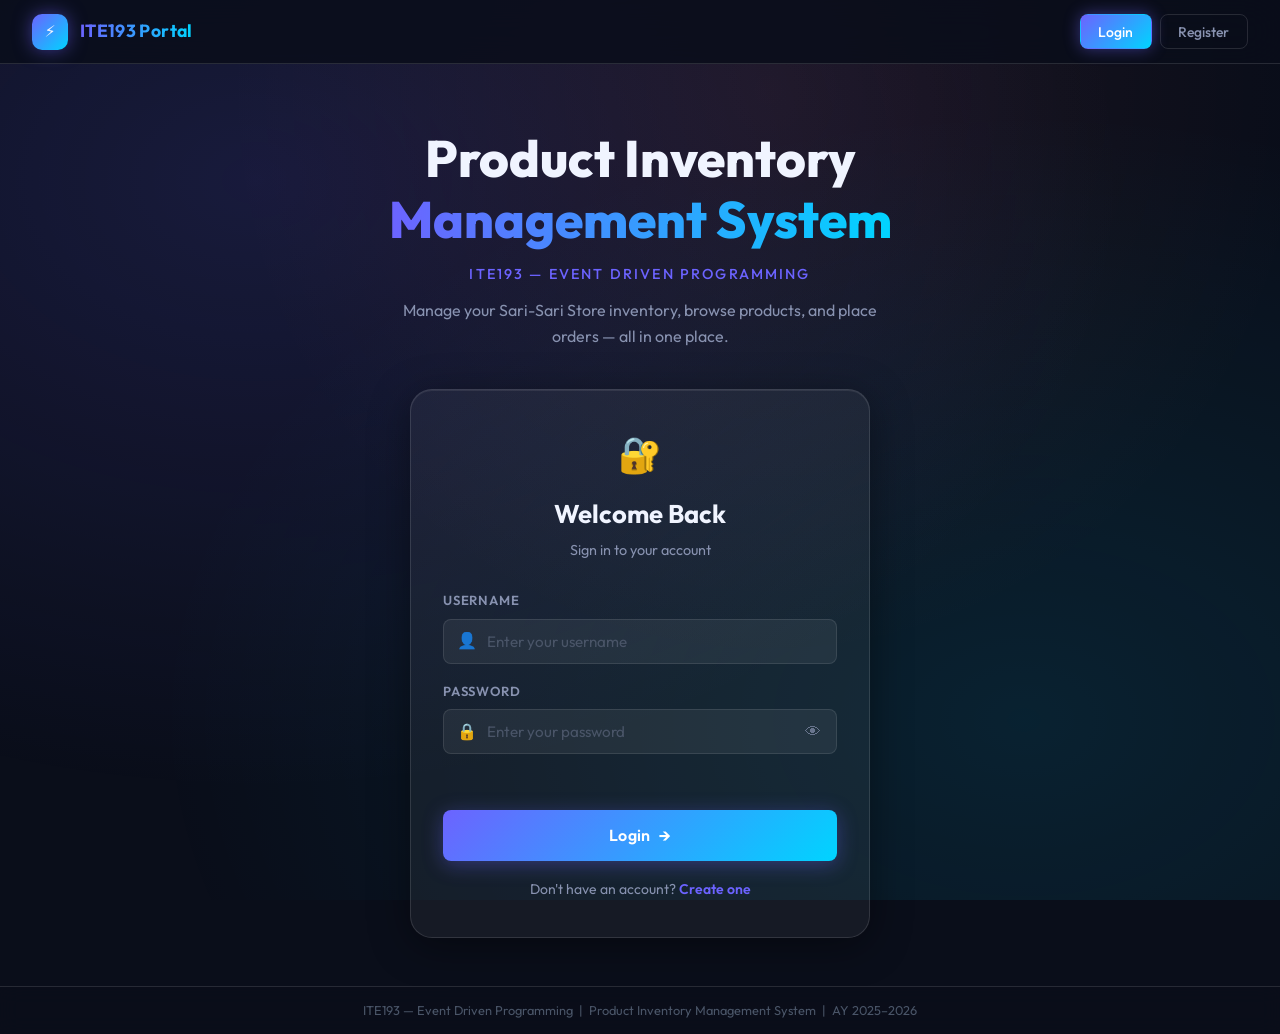
<file: index.html>
<!DOCTYPE html>
<html lang="en">

<head>
  <meta charset="UTF-8" />
  <meta name="viewport" content="width=device-width, initial-scale=1.0" />
  <meta name="description" content="ITE193 Product Inventory Management System – Login, Browse, Manage Inventory, and Place Orders." />
  <title>ITE193 Portal | Product Inventory Management</title>
  <link rel="preconnect" href="https://fonts.googleapis.com" />
  <link rel="preconnect" href="https://fonts.gstatic.com" crossorigin />
  <link href="https://fonts.googleapis.com/css2?family=Outfit:wght@300;400;500;600;700;800&display=swap"
    rel="stylesheet" />
  <link rel="stylesheet" href="style.css" />
</head>

<body>

  <!-- ─── PARTICLES BACKGROUND ─────────────────────────── -->
  <div class="particles" id="particles"></div>

  <!-- ─── TOP NAVBAR ────────────────────────────────────── -->
  <nav class="navbar" id="mainNav">
    <div class="nav-brand">
      <div class="brand-logo">
        <span class="logo-icon">⚡</span>
      </div>
      <span class="brand-name">ITE193 Portal</span>
    </div>
    <div class="nav-actions" id="navActions">
      <button class="nav-btn active" id="navLogin" onclick="showSection('login')">Login</button>
      <button class="nav-btn" id="navRegister" onclick="showSection('register')">Register</button>
    </div>
    <!-- Logged-in nav buttons -->
    <div class="nav-user" id="navUser" style="display:none;">
      <span class="nav-welcome" id="navWelcomeText"></span>
      <span class="role-badge hidden" id="navRoleBadge">👑 Admin</span>
      <button class="nav-btn" onclick="showSection('changepass')">Change Password</button>
      <button class="nav-btn danger" onclick="logout()">Logout</button>
    </div>
  </nav>

  <!-- ─── MAIN CONTENT WRAPPER ──────────────────────────── -->
  <main class="main-content">

    <!-- ═══ HERO (shown when not logged in) ═══════════════ -->
    <section class="hero" id="heroSection">
      <div class="hero-text">
        <h1 class="hero-title">Product Inventory<br><span class="gradient-text">Management System</span></h1>
        <p class="hero-subtitle">ITE193 — Event Driven Programming</p>
        <p class="hero-desc">Manage your Sari-Sari Store inventory, browse products, and place orders — all in one
          place.</p>
      </div>
    </section>

    <!-- ═══ LOGIN SECTION ══════════════════════════════════ -->
    <section class="card-section" id="loginSection">
      <div class="card glass" id="loginCard">
        <div class="card-header">
          <div class="card-icon">🔐</div>
          <h2>Welcome Back</h2>
          <p>Sign in to your account</p>
        </div>

        <div class="form-group">
          <label for="loginUsername">Username</label>
          <div class="input-wrapper">
            <span class="input-icon">👤</span>
            <input type="text" id="loginUsername" placeholder="Enter your username" autocomplete="username" />
          </div>
        </div>

        <div class="form-group">
          <label for="loginPassword">Password</label>
          <div class="input-wrapper">
            <span class="input-icon">🔒</span>
            <input type="password" id="loginPassword" placeholder="Enter your password"
              autocomplete="current-password" />
            <button class="toggle-pass" onclick="togglePassword('loginPassword', this)" type="button"
              title="Show/Hide password">👁</button>
          </div>
        </div>

        <div class="msg-box" id="loginMsg"></div>

        <button class="btn-primary full-width" id="loginBtn" onclick="login()">
          <span>Login</span>
          <span class="btn-arrow">→</span>
        </button>

        <p class="switch-link">Don't have an account? <a href="#" onclick="showSection('register')">Create one</a></p>
      </div>
    </section>

    <!-- ═══ REGISTER SECTION ════════════════════════════════ -->
    <section class="card-section hidden" id="registerSection">
      <div class="card glass wide-card" id="registerCard">
        <div class="card-header">
          <div class="card-icon">📝</div>
          <h2>Create Account</h2>
          <p>Fill in your details to register</p>
        </div>

        <div class="form-grid">

          <div class="form-group">
            <label for="regFirst">First Name <span class="required">*</span></label>
            <div class="input-wrapper">
              <span class="input-icon">✏️</span>
              <input type="text" id="regFirst" placeholder="e.g. Maria" />
            </div>
          </div>

          <div class="form-group">
            <label for="regMiddle">Middle Name</label>
            <div class="input-wrapper">
              <span class="input-icon">✏️</span>
              <input type="text" id="regMiddle" placeholder="e.g. Santos" />
            </div>
          </div>

          <div class="form-group">
            <label for="regLast">Last Name <span class="required">*</span></label>
            <div class="input-wrapper">
              <span class="input-icon">✏️</span>
              <input type="text" id="regLast" placeholder="e.g. Reyes" />
            </div>
          </div>

          <div class="form-group">
            <label for="regEmail">Email Address <span class="required">*</span></label>
            <div class="input-wrapper">
              <span class="input-icon">📧</span>
              <input type="email" id="regEmail" placeholder="e.g. student@ite.edu" />
            </div>
          </div>

          <div class="form-group full-col">
            <label for="regAddress">Address <span class="required">*</span></label>
            <div class="input-wrapper">
              <span class="input-icon">📍</span>
              <input type="text" id="regAddress" placeholder="e.g. 123 Rizal St., Davao City" />
            </div>
          </div>

          <div class="form-group">
            <label for="regUsername">Username <span class="required">*</span></label>
            <div class="input-wrapper">
              <span class="input-icon">👤</span>
              <input type="text" id="regUsername" placeholder="Choose a username" autocomplete="username" />
            </div>
          </div>

          <div class="form-group">
            <label for="regPassword">Password <span class="required">*</span></label>
            <div class="input-wrapper">
              <span class="input-icon">🔒</span>
              <input type="password" id="regPassword" placeholder="Min 8 chars, A-Z, a-z, symbol"
                oninput="checkStrength(this.value)" autocomplete="new-password" />
              <button class="toggle-pass" onclick="togglePassword('regPassword', this)" type="button"
                title="Show/Hide password">👁</button>
            </div>
            <div class="strength-bar-container">
              <div class="strength-bar" id="strengthBar"></div>
            </div>
            <span class="strength-label" id="strengthLabel"></span>
          </div>

          <div class="form-group">
            <label for="regConfirm">Confirm Password <span class="required">*</span></label>
            <div class="input-wrapper">
              <span class="input-icon">🔒</span>
              <input type="password" id="regConfirm" placeholder="Re-enter your password"
                autocomplete="new-password" />
              <button class="toggle-pass" onclick="togglePassword('regConfirm', this)" type="button"
                title="Show/Hide password">👁</button>
            </div>
          </div>

        </div>

        <div class="msg-box" id="registerMsg"></div>

        <button class="btn-primary full-width" id="registerBtn" onclick="register()">
          <span>Create Account</span>
          <span class="btn-arrow">→</span>
        </button>

        <p class="switch-link">Already have an account? <a href="#" onclick="showSection('login')">Sign in</a></p>
      </div>
    </section>

    <!-- ═══ DASHBOARD (logged in) ═══════════════════════════ -->
    <section class="card-section hidden" id="dashboardSection">
      <div class="dashboard-container">

        <!-- Dashboard Tabs -->
        <div class="dashboard-tabs">
          <button class="dash-tab active" id="tabBtnProfile" onclick="showDashTab('profile')">👤 Profile</button>
          <button class="dash-tab" id="tabBtnStore" onclick="showDashTab('store')">🏪 Store</button>
          <button class="dash-tab" id="tabBtnCart" onclick="showDashTab('cart')">🛒 Cart <span class="cart-badge"
              id="cartBadge">0</span></button>
          <button class="dash-tab" id="tabBtnOrders" onclick="showDashTab('orders')">📋 Orders</button>
          <!-- Admin-only Inventory tab -->
          <button class="dash-tab hidden" id="tabBtnInventory" onclick="showDashTab('inventory')">📦
            Inventory</button>
        </div>

        <!-- ─── Tab Content: PROFILE ─────────────────────── -->
        <div class="dash-content" id="tabProfile">

          <!-- Stat Cards (top row) -->
          <div class="stats-grid" id="statsGrid">
            <div class="stat-card">
              <div class="stat-icon">📦</div>
              <div class="stat-body">
                <div class="stat-value" id="statOrders">—</div>
                <div class="stat-label">Orders Placed</div>
              </div>
            </div>
            <div class="stat-card">
              <div class="stat-icon">💰</div>
              <div class="stat-body">
                <div class="stat-value" id="statSpent">—</div>
                <div class="stat-label">Total Spent</div>
              </div>
            </div>
            <div class="stat-card">
              <div class="stat-icon">🛍️</div>
              <div class="stat-body">
                <div class="stat-value" id="statItems">—</div>
                <div class="stat-label">Items Purchased</div>
              </div>
            </div>
            <!-- Admin-only 4th stat card -->
            <div class="stat-card hidden admin-only-stat" id="statCardInventory">
              <div class="stat-icon">🏪</div>
              <div class="stat-body">
                <div class="stat-value" id="statInventoryValue">—</div>
                <div class="stat-label">Inventory Value</div>
              </div>
            </div>
          </div>

          <!-- Profile & Welcome -->
          <div class="dashboard-grid">

            <!-- Welcome Card -->
            <div class="card glass dashboard-welcome">
              <div class="welcome-avatar" id="welcomeAvatar"></div>
              <h2 id="welcomeName"></h2>
              <p id="welcomeUsername" class="welcome-sub"></p>
              <div class="profile-badges">
                <span class="badge" id="profileEmail"></span>
                <span class="badge address-badge" id="profileAddress"></span>
              </div>
            </div>

            <!-- Profile Details Card -->
            <div class="card glass profile-details">
              <div class="card-header small-header">
                <div class="card-icon sm">👤</div>
                <h3>Profile Information</h3>
              </div>
              <div class="profile-table">
                <div class="profile-row">
                  <span class="profile-label">Full Name</span>
                  <span class="profile-value" id="infoFullName"></span>
                </div>
                <div class="profile-row">
                  <span class="profile-label">Email</span>
                  <span class="profile-value" id="infoEmail"></span>
                </div>
                <div class="profile-row">
                  <span class="profile-label">Address</span>
                  <span class="profile-value" id="infoAddress"></span>
                </div>
                <div class="profile-row">
                  <span class="profile-label">Username</span>
                  <span class="profile-value" id="infoUsername"></span>
                </div>
                <div class="profile-row">
                  <span class="profile-label">Role</span>
                  <span class="profile-value" id="infoRole"></span>
                </div>
              </div>
            </div>

          </div>
        </div>

        <!-- ─── Tab Content: STORE ───────────────────────── -->
        <div class="dash-content hidden" id="tabStore">
          <div class="store-header">
            <div class="card-icon">🏪</div>
            <div>
              <h2>Sari-Sari Store Inventory</h2>
              <p>Browse and add products to your cart</p>
            </div>
          </div>

          <!-- Search + Filter Bar -->
          <div class="store-controls">
            <div class="search-bar-wrap">
              <span class="search-icon">🔍</span>
              <input type="text" id="storeSearch" class="search-input" placeholder="Search products..."
                oninput="filterProducts()" />
            </div>
            <select id="categoryFilter" class="category-select" onchange="filterProducts()">
              <option value="">All Categories</option>
              <option value="Noodles &amp; Instant Food">Noodles &amp; Instant Food</option>
              <option value="Seasoning &amp; Condiments">Seasoning &amp; Condiments</option>
              <option value="Snacks &amp; Biscuits">Snacks &amp; Biscuits</option>
              <option value="Beverages">Beverages</option>
              <option value="Dairy &amp; Milk">Dairy &amp; Milk</option>
              <option value="Personal Care">Personal Care</option>
              <option value="Tobacco">Tobacco</option>
              <option value="Candy &amp; Sweets">Candy &amp; Sweets</option>
              <option value="Canned Goods">Canned Goods</option>
              <option value="Chocolate &amp; Drinks">Chocolate &amp; Drinks</option>
              <option value="General">General</option>
            </select>
          </div>

          <div class="products-grid" id="productsGrid">
            <!-- Products injected here via JS -->
          </div>
          <div class="no-results hidden" id="noResultsMsg">
            <div class="empty-icon">🔍</div>
            <p>No products match your search.</p>
          </div>
        </div>

        <!-- ─── Tab Content: CART ────────────────────────── -->
        <div class="dash-content hidden" id="tabCart">
          <div class="cart-header">
            <div class="card-icon">🛒</div>
            <h2>Your Shopping Cart</h2>
            <button class="btn-clear-cart" id="clearCartBtn" onclick="clearCart()" style="display:none;">🗑️ Clear
              Cart</button>
          </div>

          <div class="cart-table-wrapper glass">
            <table class="cart-table">
              <thead>
                <tr>
                  <th>Product</th>
                  <th>Price</th>
                  <th>Qty</th>
                  <th>Subtotal</th>
                  <th>Action</th>
                </tr>
              </thead>
              <tbody id="cartTableBody">
                <!-- Cart items injected here -->
              </tbody>
            </table>

            <div class="empty-cart-msg" id="emptyCartMsg">
              <div class="empty-icon">🛒</div>
              <p>Your cart is empty.</p>
              <button class="btn-secondary mt-1" onclick="showDashTab('store')">Browse Store</button>
            </div>
          </div>

          <div class="cart-summary glass" id="cartSummary" style="display:none;">
            <div class="cart-total">
              <span>Total Amount:</span>
              <span class="total-amount" id="cartTotalValue">₱0.00</span>
            </div>
            <button class="btn-primary" id="checkoutBtn" onclick="checkout()">
              <span>Checkout</span>
              <span class="btn-arrow">→</span>
            </button>
          </div>
        </div>

        <!-- ─── Tab Content: ORDER HISTORY ──────────────── -->
        <div class="dash-content hidden" id="tabOrders">
          <div class="store-header">
            <div class="card-icon">📋</div>
            <div>
              <h2>Order History</h2>
              <p>Your past purchases from the Sari-Sari Store</p>
            </div>
          </div>
          <div id="ordersContainer">
            <!-- Orders injected here via JS -->
          </div>
        </div>

        <!-- ─── Tab Content: INVENTORY (Admin Only) ──────── -->
        <div class="dash-content hidden" id="tabInventory">
          <div class="store-header">
            <div class="card-icon">📦</div>
            <div>
              <h2>Product Inventory</h2>
              <p>Add, edit, restock, and delete products</p>
            </div>
            <button class="btn-primary" id="addProductBtn" onclick="openAddProductModal()"
              style="margin-left:auto; white-space:nowrap;">
              <span>➕ Add Product</span>
            </button>
          </div>

          <!-- Inventory Summary Stats -->
          <div class="inv-stats-row" id="invStatsRow">
            <div class="inv-stat-pill" id="invStatTotal">
              <span class="inv-stat-num">—</span>
              <span class="inv-stat-lbl">Products</span>
            </div>
            <div class="inv-stat-pill" id="invStatStock">
              <span class="inv-stat-num">—</span>
              <span class="inv-stat-lbl">Total Units</span>
            </div>
            <div class="inv-stat-pill warning" id="invStatLow">
              <span class="inv-stat-num">—</span>
              <span class="inv-stat-lbl">Low Stock</span>
            </div>
            <div class="inv-stat-pill danger" id="invStatOOS">
              <span class="inv-stat-num">—</span>
              <span class="inv-stat-lbl">Out of Stock</span>
            </div>
            <div class="inv-stat-pill success" id="invStatValue">
              <span class="inv-stat-num">—</span>
              <span class="inv-stat-lbl">Inventory Value</span>
            </div>
          </div>

          <!-- Inventory Search -->
          <div class="store-controls" style="margin-bottom:1rem;">
            <div class="search-bar-wrap">
              <span class="search-icon">🔍</span>
              <input type="text" id="invSearch" class="search-input" placeholder="Search inventory..."
                oninput="filterInventoryTable()" />
            </div>
            <select id="invCategoryFilter" class="category-select" onchange="filterInventoryTable()">
              <option value="">All Categories</option>
              <option value="Noodles &amp; Instant Food">Noodles &amp; Instant Food</option>
              <option value="Seasoning &amp; Condiments">Seasoning &amp; Condiments</option>
              <option value="Snacks &amp; Biscuits">Snacks &amp; Biscuits</option>
              <option value="Beverages">Beverages</option>
              <option value="Dairy &amp; Milk">Dairy &amp; Milk</option>
              <option value="Personal Care">Personal Care</option>
              <option value="Tobacco">Tobacco</option>
              <option value="Candy &amp; Sweets">Candy &amp; Sweets</option>
              <option value="Canned Goods">Canned Goods</option>
              <option value="Chocolate &amp; Drinks">Chocolate &amp; Drinks</option>
              <option value="General">General</option>
            </select>
          </div>

          <!-- Inventory Table -->
          <div class="inv-table-wrapper glass">
            <table class="inv-table" id="inventoryTable">
              <thead>
                <tr>
                  <th>Code</th>
                  <th>Product</th>
                  <th>Category</th>
                  <th>Price</th>
                  <th>Stock</th>
                  <th>Sold</th>
                  <th>Actions</th>
                </tr>
              </thead>
              <tbody id="inventoryTableBody">
                <!-- Rows injected via JS -->
              </tbody>
            </table>
            <div class="empty-cart-msg hidden" id="invEmptyMsg">
              <div class="empty-icon">📦</div>
              <p>No products found.</p>
            </div>
          </div>
        </div>

      </div>
    </section>

    <!-- ═══ CHANGE PASSWORD SECTION ═════════════════════════ -->
    <section class="card-section hidden" id="changepassSection">
      <div class="card glass" id="changepassCard">
        <div class="card-header position-relative">
          <button class="btn-back" onclick="showSection('dashboard')" title="Back to Dashboard">
            <span class="back-icon">←</span> Back
          </button>
          <div class="card-icon">🔑</div>
          <h2>Change Password</h2>
          <p>Update your account password</p>
        </div>

        <div class="login-required-banner hidden" id="loginRequiredBanner">
          <span>⚠️</span>
          <span>You must be <strong>logged in</strong> to change your password.</span>
          <a href="#" onclick="showSection('login')">Login now →</a>
        </div>

        <div id="changePassForm">
          <div class="form-group">
            <label for="cpCurrent">Current Password <span class="required">*</span></label>
            <div class="input-wrapper">
              <span class="input-icon">🔒</span>
              <input type="password" id="cpCurrent" placeholder="Enter your current password"
                autocomplete="current-password" />
              <button class="toggle-pass" onclick="togglePassword('cpCurrent', this)" type="button">👁</button>
            </div>
          </div>

          <div class="form-group">
            <label for="cpNew">New Password <span class="required">*</span></label>
            <div class="input-wrapper">
              <span class="input-icon">🔑</span>
              <input type="password" id="cpNew" placeholder="Min 8 chars, A-Z, a-z, symbol"
                oninput="checkStrength(this.value, 'cpStrengthBar', 'cpStrengthLabel')" autocomplete="new-password" />
              <button class="toggle-pass" onclick="togglePassword('cpNew', this)" type="button">👁</button>
            </div>
            <div class="strength-bar-container">
              <div class="strength-bar" id="cpStrengthBar"></div>
            </div>
            <span class="strength-label" id="cpStrengthLabel"></span>
          </div>

          <div class="form-group">
            <label for="cpConfirm">Confirm New Password <span class="required">*</span></label>
            <div class="input-wrapper">
              <span class="input-icon">🔑</span>
              <input type="password" id="cpConfirm" placeholder="Re-enter new password" autocomplete="new-password" />
              <button class="toggle-pass" onclick="togglePassword('cpConfirm', this)" type="button">👁</button>
            </div>
          </div>

          <div class="msg-box" id="cpMsg"></div>

          <button class="btn-primary full-width" id="cpBtn" onclick="changePassword()">
            <span>Update Password</span>
            <span class="btn-arrow">→</span>
          </button>
        </div>
      </div>
    </section>

  </main>

  <!-- ─── FOOTER ─────────────────────────────────────────── -->
  <footer class="footer">
    <p>ITE193 — Event Driven Programming &nbsp;|&nbsp; Product Inventory Management System &nbsp;|&nbsp; AY 2025–2026</p>
  </footer>

  <!-- ─── TOAST NOTIFICATION ────────────────────────────── -->
  <div class="toast" id="toast"></div>

  <!-- ═══════════════════════════════════════════════════════
       MODAL: ADD PRODUCT
  ═══════════════════════════════════════════════════════ -->
  <div class="modal-overlay hidden" id="modalAddProduct" onclick="closeModalOnOverlay(event, 'modalAddProduct')">
    <div class="modal-box glass">
      <div class="modal-header">
        <div class="card-icon sm">➕</div>
        <h3>Add New Product</h3>
        <button class="modal-close" onclick="closeModal('modalAddProduct')">✕</button>
      </div>
      <div class="modal-body">
        <div class="form-grid">
          <div class="form-group">
            <label for="addCode">Product Code <span class="required">*</span></label>
            <div class="input-wrapper">
              <span class="input-icon">🏷️</span>
              <input type="text" id="addCode" placeholder="e.g. SS024" />
            </div>
          </div>
          <div class="form-group">
            <label for="addImage">Icon (Emoji)</label>
            <div class="input-wrapper">
              <span class="input-icon">🖼️</span>
              <input type="text" id="addImage" placeholder="e.g. 🍎" maxlength="4" value="📦" />
            </div>
          </div>
          <div class="form-group full-col">
            <label for="addName">Product Name <span class="required">*</span></label>
            <div class="input-wrapper">
              <span class="input-icon">📝</span>
              <input type="text" id="addName" placeholder="e.g. Piattos Cheese Chips" />
            </div>
          </div>
          <div class="form-group">
            <label for="addCategory">Category <span class="required">*</span></label>
            <div class="input-wrapper">
              <span class="input-icon">📂</span>
              <select id="addCategory" class="modal-select">
                <option value="General">General</option>
                <option value="Noodles &amp; Instant Food">Noodles &amp; Instant Food</option>
                <option value="Seasoning &amp; Condiments">Seasoning &amp; Condiments</option>
                <option value="Snacks &amp; Biscuits">Snacks &amp; Biscuits</option>
                <option value="Beverages">Beverages</option>
                <option value="Dairy &amp; Milk">Dairy &amp; Milk</option>
                <option value="Personal Care">Personal Care</option>
                <option value="Tobacco">Tobacco</option>
                <option value="Candy &amp; Sweets">Candy &amp; Sweets</option>
                <option value="Canned Goods">Canned Goods</option>
                <option value="Chocolate &amp; Drinks">Chocolate &amp; Drinks</option>
              </select>
            </div>
          </div>
          <div class="form-group">
            <label for="addPrice">Unit Price (₱) <span class="required">*</span></label>
            <div class="input-wrapper">
              <span class="input-icon">💵</span>
              <input type="number" id="addPrice" placeholder="e.g. 25.00" min="0.01" step="0.01" />
            </div>
          </div>
          <div class="form-group">
            <label for="addQty">Initial Stock <span class="required">*</span></label>
            <div class="input-wrapper">
              <span class="input-icon">📊</span>
              <input type="number" id="addQty" placeholder="e.g. 50" min="0" step="1" />
            </div>
          </div>
          <div class="form-group full-col">
            <label for="addDesc">Description</label>
            <div class="input-wrapper">
              <span class="input-icon">💬</span>
              <input type="text" id="addDesc" placeholder="Short product description (optional)" />
            </div>
          </div>
        </div>
        <div class="msg-box" id="addProductMsg"></div>
        <div class="modal-actions">
          <button class="btn-secondary" onclick="closeModal('modalAddProduct')">Cancel</button>
          <button class="btn-primary" id="addProductSubmitBtn" onclick="submitAddProduct()">
            <span>Add Product</span>
            <span class="btn-arrow">→</span>
          </button>
        </div>
      </div>
    </div>
  </div>

  <!-- ═══════════════════════════════════════════════════════
       MODAL: EDIT PRODUCT
  ═══════════════════════════════════════════════════════ -->
  <div class="modal-overlay hidden" id="modalEditProduct" onclick="closeModalOnOverlay(event, 'modalEditProduct')">
    <div class="modal-box glass">
      <div class="modal-header">
        <div class="card-icon sm">✏️</div>
        <h3>Edit Product</h3>
        <button class="modal-close" onclick="closeModal('modalEditProduct')">✕</button>
      </div>
      <div class="modal-body">
        <input type="hidden" id="editId" />
        <div class="form-group">
          <label>Product Code</label>
          <div class="input-wrapper">
            <span class="input-icon">🏷️</span>
            <input type="text" id="editCode" disabled class="input-disabled" />
          </div>
          <span class="field-hint">Code cannot be changed after creation.</span>
        </div>
        <div class="form-grid">
          <div class="form-group">
            <label for="editImage">Icon (Emoji)</label>
            <div class="input-wrapper">
              <span class="input-icon">🖼️</span>
              <input type="text" id="editImage" maxlength="4" />
            </div>
          </div>
          <div class="form-group">
            <label for="editCategory">Category</label>
            <div class="input-wrapper">
              <span class="input-icon">📂</span>
              <select id="editCategory" class="modal-select">
                <option value="General">General</option>
                <option value="Noodles &amp; Instant Food">Noodles &amp; Instant Food</option>
                <option value="Seasoning &amp; Condiments">Seasoning &amp; Condiments</option>
                <option value="Snacks &amp; Biscuits">Snacks &amp; Biscuits</option>
                <option value="Beverages">Beverages</option>
                <option value="Dairy &amp; Milk">Dairy &amp; Milk</option>
                <option value="Personal Care">Personal Care</option>
                <option value="Tobacco">Tobacco</option>
                <option value="Candy &amp; Sweets">Candy &amp; Sweets</option>
                <option value="Canned Goods">Canned Goods</option>
                <option value="Chocolate &amp; Drinks">Chocolate &amp; Drinks</option>
              </select>
            </div>
          </div>
          <div class="form-group full-col">
            <label for="editName">Product Name <span class="required">*</span></label>
            <div class="input-wrapper">
              <span class="input-icon">📝</span>
              <input type="text" id="editName" />
            </div>
          </div>
          <div class="form-group">
            <label for="editPrice">Unit Price (₱) <span class="required">*</span></label>
            <div class="input-wrapper">
              <span class="input-icon">💵</span>
              <input type="number" id="editPrice" min="0.01" step="0.01" />
            </div>
          </div>
          <div class="form-group full-col">
            <label for="editDesc">Description</label>
            <div class="input-wrapper">
              <span class="input-icon">💬</span>
              <input type="text" id="editDesc" />
            </div>
          </div>
        </div>
        <div class="msg-box" id="editProductMsg"></div>
        <div class="modal-actions">
          <button class="btn-secondary" onclick="closeModal('modalEditProduct')">Cancel</button>
          <button class="btn-primary" id="editProductSubmitBtn" onclick="submitEditProduct()">
            <span>Save Changes</span>
            <span class="btn-arrow">→</span>
          </button>
        </div>
      </div>
    </div>
  </div>

  <!-- ═══════════════════════════════════════════════════════
       MODAL: ADD STOCK
  ═══════════════════════════════════════════════════════ -->
  <div class="modal-overlay hidden" id="modalAddStock" onclick="closeModalOnOverlay(event, 'modalAddStock')">
    <div class="modal-box modal-sm glass">
      <div class="modal-header">
        <div class="card-icon sm">📥</div>
        <h3>Add Stock</h3>
        <button class="modal-close" onclick="closeModal('modalAddStock')">✕</button>
      </div>
      <div class="modal-body">
        <input type="hidden" id="stockProductId" />
        <p class="modal-product-label" id="stockProductName"></p>
        <div class="stock-current" id="stockCurrentDisplay"></div>
        <div class="form-group" style="margin-top:1rem;">
          <label for="stockQtyAdd">Quantity to Add <span class="required">*</span></label>
          <div class="input-wrapper">
            <span class="input-icon">➕</span>
            <input type="number" id="stockQtyAdd" placeholder="e.g. 20" min="1" step="1" />
          </div>
        </div>
        <div class="msg-box" id="addStockMsg"></div>
        <div class="modal-actions">
          <button class="btn-secondary" onclick="closeModal('modalAddStock')">Cancel</button>
          <button class="btn-primary" id="addStockSubmitBtn" onclick="submitAddStock()">
            <span>Add Stock</span>
            <span class="btn-arrow">→</span>
          </button>
        </div>
      </div>
    </div>
  </div>

  <!-- ═══════════════════════════════════════════════════════
       MODAL: CONFIRM DELETE
  ═══════════════════════════════════════════════════════ -->
  <div class="modal-overlay hidden" id="modalConfirmDelete"
    onclick="closeModalOnOverlay(event, 'modalConfirmDelete')">
    <div class="modal-box modal-sm glass">
      <div class="modal-header danger-header">
        <div class="card-icon sm">🗑️</div>
        <h3>Delete Product</h3>
        <button class="modal-close" onclick="closeModal('modalConfirmDelete')">✕</button>
      </div>
      <div class="modal-body">
        <input type="hidden" id="deleteProductId" />
        <p class="delete-confirm-text">Are you sure you want to delete <strong id="deleteProductName"></strong>?</p>
        <p class="delete-warn">⚠️ This action cannot be undone. Products with existing orders cannot be deleted.</p>
        <div class="msg-box" id="deleteProductMsg"></div>
        <div class="modal-actions">
          <button class="btn-secondary" onclick="closeModal('modalConfirmDelete')">Cancel</button>
          <button class="btn-danger" id="deleteSubmitBtn" onclick="deleteProduct()">
            🗑️ Delete
          </button>
        </div>
      </div>
    </div>
  </div>

  <script src="script.js"></script>
</body>

</html>
</file>
<file: style.css>
/* ═══════════════════════════════════════════════════════════
   ITE193 Portal — style.css
   Premium dark glassmorphism design
══════════════════════════════════════════════════════════════ */

/* ─── CSS CUSTOM PROPERTIES ──────────────────────────────── */
:root {
  --bg-primary: #0a0e1a;
  --bg-secondary: #0f1629;
  --glass-bg: rgba(255, 255, 255, 0.05);
  --glass-border: rgba(255, 255, 255, 0.12);
  --glass-shadow: rgba(0, 0, 0, 0.4);

  --accent-1: #6c63ff;
  /* purple */
  --accent-2: #00d4ff;
  /* cyan */
  --accent-3: #ff6b6b;
  /* red (danger) */
  --accent-green: #00e676;
  --accent-yellow: #ffca28;

  --text-primary: #f0f4ff;
  --text-secondary: #8892b0;
  --text-muted: #4a5568;

  --input-bg: rgba(255, 255, 255, 0.06);
  --input-border: rgba(255, 255, 255, 0.10);
  --input-focus: rgba(108, 99, 255, 0.5);

  --radius-sm: 8px;
  --radius-md: 14px;
  --radius-lg: 22px;
  --radius-xl: 32px;

  --transition: 0.25s cubic-bezier(0.4, 0, 0.2, 1);
  --font: 'Outfit', system-ui, sans-serif;
}

/* ─── RESET & BASE ────────────────────────────────────────── */
*,
*::before,
*::after {
  box-sizing: border-box;
  margin: 0;
  padding: 0;
}

html {
  scroll-behavior: smooth;
}

body {
  font-family: var(--font);
  background: var(--bg-primary);
  color: var(--text-primary);
  min-height: 100vh;
  overflow-x: hidden;
  line-height: 1.6;
}

/* ─── ANIMATED GRADIENT BACKGROUND ────────────────────────── */
body::before {
  content: '';
  position: fixed;
  inset: 0;
  background:
    radial-gradient(ellipse at 20% 20%, rgba(108, 99, 255, 0.15) 0%, transparent 60%),
    radial-gradient(ellipse at 80% 80%, rgba(0, 212, 255, 0.10) 0%, transparent 60%),
    radial-gradient(ellipse at 60% 10%, rgba(255, 107, 107, 0.08) 0%, transparent 50%);
  animation: bgShift 12s ease-in-out infinite alternate;
  z-index: 0;
  pointer-events: none;
}

@keyframes bgShift {
  0% {
    opacity: 1;
    transform: scale(1);
  }

  50% {
    opacity: 0.8;
    transform: scale(1.05);
  }

  100% {
    opacity: 1;
    transform: scale(1);
  }
}

/* ─── PARTICLES ────────────────────────────────────────────── */
.particles {
  position: fixed;
  inset: 0;
  z-index: 0;
  pointer-events: none;
  overflow: hidden;
}

.particle {
  position: absolute;
  border-radius: 50%;
  background: var(--accent-1);
  opacity: 0;
  animation: floatUp linear infinite;
}

@keyframes floatUp {
  0% {
    transform: translateY(110vh) scale(0);
    opacity: 0;
  }

  10% {
    opacity: 0.35;
  }

  90% {
    opacity: 0.15;
  }

  100% {
    transform: translateY(-10vh) scale(1);
    opacity: 0;
  }
}

/* ─── NAVBAR ───────────────────────────────────────────────── */
.navbar {
  position: sticky;
  top: 0;
  z-index: 100;
  display: flex;
  align-items: center;
  justify-content: space-between;
  padding: 0 2rem;
  height: 64px;
  background: rgba(10, 14, 26, 0.85);
  backdrop-filter: blur(20px);
  -webkit-backdrop-filter: blur(20px);
  border-bottom: 1px solid var(--glass-border);
}

.nav-brand {
  display: flex;
  align-items: center;
  gap: 0.75rem;
}

.brand-logo {
  width: 36px;
  height: 36px;
  border-radius: 10px;
  background: linear-gradient(135deg, var(--accent-1), var(--accent-2));
  display: flex;
  align-items: center;
  justify-content: center;
  font-size: 1rem;
  box-shadow: 0 0 18px rgba(108, 99, 255, 0.5);
}

.brand-name {
  font-size: 1.1rem;
  font-weight: 700;
  background: linear-gradient(90deg, var(--accent-1), var(--accent-2));
  -webkit-background-clip: text;
  -webkit-text-fill-color: transparent;
  background-clip: text;
  letter-spacing: 0.02em;
}

.nav-actions,
.nav-user {
  display: flex;
  align-items: center;
  gap: 0.5rem;
}

.nav-btn {
  padding: 0.45rem 1.1rem;
  border-radius: var(--radius-sm);
  border: 1px solid var(--glass-border);
  background: transparent;
  color: var(--text-secondary);
  font-family: var(--font);
  font-size: 0.875rem;
  font-weight: 500;
  cursor: pointer;
  transition: var(--transition);
  white-space: nowrap;
}

.nav-btn:hover,
.nav-btn.active {
  background: linear-gradient(135deg, var(--accent-1), var(--accent-2));
  border-color: transparent;
  color: #fff;
  box-shadow: 0 0 16px rgba(108, 99, 255, 0.45);
}

.nav-btn.danger:hover {
  background: linear-gradient(135deg, #ff6b6b, #ff4444);
  box-shadow: 0 0 16px rgba(255, 107, 107, 0.45);
}

.nav-welcome {
  font-size: 0.875rem;
  color: var(--accent-2);
  font-weight: 600;
  padding: 0.4rem 0.8rem;
  background: rgba(0, 212, 255, 0.08);
  border: 1px solid rgba(0, 212, 255, 0.2);
  border-radius: var(--radius-sm);
}

/* ─── MAIN CONTENT ─────────────────────────────────────────── */
.main-content {
  position: relative;
  z-index: 1;
  min-height: calc(100vh - 64px - 52px);
  display: flex;
  flex-direction: column;
  align-items: center;
  padding: 2rem 1rem 3rem;
  gap: 1.5rem;
}

/* ─── HERO ─────────────────────────────────────────────────── */
.hero {
  text-align: center;
  padding: 2rem 1rem 1rem;
  max-width: 640px;
}

.hero-title {
  font-size: clamp(2rem, 5vw, 3.2rem);
  font-weight: 800;
  line-height: 1.2;
  margin-bottom: 0.75rem;
}

.gradient-text {
  background: linear-gradient(90deg, var(--accent-1), var(--accent-2));
  -webkit-background-clip: text;
  -webkit-text-fill-color: transparent;
  background-clip: text;
}

.hero-subtitle {
  font-size: 0.9rem;
  font-weight: 500;
  letter-spacing: 0.15em;
  text-transform: uppercase;
  color: var(--accent-1);
  margin-bottom: 0.75rem;
}

.hero-desc {
  color: var(--text-secondary);
  font-size: 1rem;
  max-width: 480px;
  margin: 0 auto;
}

/* ─── SECTIONS ─────────────────────────────────────────────── */
.card-section {
  width: 100%;
  display: flex;
  justify-content: center;
  animation: fadeSlideIn 0.4s ease both;
}

.hidden {
  display: none !important;
}

@keyframes fadeSlideIn {
  from {
    opacity: 0;
    transform: translateY(24px);
  }

  to {
    opacity: 1;
    transform: translateY(0);
  }
}

/* ─── GLASS CARD ───────────────────────────────────────────── */
.card {
  width: 100%;
  max-width: 460px;
  padding: 2.25rem 2rem;
  border-radius: var(--radius-lg);
}

.wide-card {
  max-width: 680px;
}

.glass {
  background: var(--glass-bg);
  backdrop-filter: blur(24px);
  -webkit-backdrop-filter: blur(24px);
  border: 1px solid var(--glass-border);
  box-shadow: 0 8px 40px var(--glass-shadow), inset 0 1px 0 rgba(255, 255, 255, 0.08);
}

/* ─── CARD HEADER ──────────────────────────────────────────── */
.card-header {
  text-align: center;
  margin-bottom: 1.75rem;
}

.card-icon {
  font-size: 2.2rem;
  margin-bottom: 0.75rem;
  display: inline-block;
  animation: iconPulse 2.5s ease-in-out infinite;
}

.card-icon.sm {
  font-size: 1.4rem;
  margin-bottom: 0;
}

@keyframes iconPulse {

  0%,
  100% {
    transform: scale(1);
  }

  50% {
    transform: scale(1.1);
  }
}

.card-header h2 {
  font-size: 1.6rem;
  font-weight: 700;
  margin-bottom: 0.25rem;
}

.card-header p {
  color: var(--text-secondary);
  font-size: 0.9rem;
}

.small-header {
  display: flex;
  align-items: center;
  gap: 0.6rem;
  margin-bottom: 1.25rem;
  text-align: left;
}

.small-header h3 {
  font-size: 1rem;
  font-weight: 600;
}

/* ─── FORM ELEMENTS ────────────────────────────────────────── */
.form-group {
  margin-bottom: 1.1rem;
}

.form-group label {
  display: block;
  font-size: 0.82rem;
  font-weight: 600;
  color: var(--text-secondary);
  text-transform: uppercase;
  letter-spacing: 0.06em;
  margin-bottom: 0.45rem;
}

.required {
  color: var(--accent-1);
}

.input-wrapper {
  position: relative;
  display: flex;
  align-items: center;
}

.input-icon {
  position: absolute;
  left: 0.9rem;
  font-size: 1rem;
  pointer-events: none;
  z-index: 1;
}

.input-wrapper input {
  width: 100%;
  padding: 0.75rem 3rem 0.75rem 2.7rem;
  border-radius: var(--radius-sm);
  border: 1px solid var(--input-border);
  background: var(--input-bg);
  color: var(--text-primary);
  font-family: var(--font);
  font-size: 0.95rem;
  outline: none;
  transition: var(--transition);
}

.input-wrapper input::placeholder {
  color: var(--text-muted);
}

.input-wrapper input:focus {
  border-color: var(--accent-1);
  background: rgba(108, 99, 255, 0.08);
  box-shadow: 0 0 0 3px var(--input-focus);
}

.toggle-pass {
  position: absolute;
  right: 0.8rem;
  background: none;
  border: none;
  cursor: pointer;
  font-size: 1rem;
  color: var(--text-secondary);
  transition: var(--transition);
  padding: 0.2rem;
  line-height: 1;
  opacity: 0.7;
}

.toggle-pass:hover {
  opacity: 1;
}

/* ─── FORM GRID (registration) ─────────────────────────────── */
.form-grid {
  display: grid;
  grid-template-columns: 1fr 1fr;
  gap: 0 1rem;
}

.form-grid .full-col {
  grid-column: 1 / -1;
}

/* ─── PASSWORD STRENGTH ────────────────────────────────────── */
.strength-bar-container {
  margin-top: 0.4rem;
  height: 4px;
  background: rgba(255, 255, 255, 0.07);
  border-radius: 99px;
  overflow: hidden;
}

.strength-bar {
  height: 100%;
  width: 0%;
  border-radius: 99px;
  transition: width 0.3s ease, background 0.3s ease;
}

.strength-bar.weak {
  width: 30%;
  background: var(--accent-3);
}

.strength-bar.medium {
  width: 65%;
  background: var(--accent-yellow);
}

.strength-bar.strong {
  width: 100%;
  background: var(--accent-green);
}

.strength-label {
  font-size: 0.75rem;
  font-weight: 500;
  color: var(--text-muted);
  margin-top: 0.2rem;
  display: block;
}

/* ─── MESSAGE BOX ──────────────────────────────────────────── */
.msg-box {
  min-height: 1.4rem;
  margin-bottom: 1rem;
  font-size: 0.875rem;
  font-weight: 500;
  text-align: center;
  padding: 0;
  border-radius: var(--radius-sm);
  transition: var(--transition);
}

.msg-box.error {
  color: var(--accent-3);
  background: rgba(255, 107, 107, 0.08);
  padding: 0.6rem;
}

.msg-box.success {
  color: var(--accent-green);
  background: rgba(0, 230, 118, 0.08);
  padding: 0.6rem;
}

/* ─── UTILITIES ──────────────────────────────────────────────── */
.position-relative {
  position: relative;
}

/* ─── BACK BUTTON ──────────────────────────────────────────── */
.btn-back {
  position: absolute;
  top: 0;
  left: 0;
  display: flex;
  align-items: center;
  gap: 0.3rem;
  background: transparent;
  border: none;
  color: var(--text-secondary);
  font-family: var(--font);
  font-size: 0.9rem;
  font-weight: 600;
  cursor: pointer;
  padding: 0.4rem 0.6rem;
  border-radius: var(--radius-sm);
  transition: var(--transition);
}

.btn-back:hover {
  background: rgba(255, 255, 255, 0.08);
  color: var(--text-primary);
}

.btn-back .back-icon {
  font-size: 1.1rem;
  transition: transform var(--transition);
}

.btn-back:hover .back-icon {
  transform: translateX(-3px);
}

/* ─── PRIMARY BUTTON ───────────────────────────────────────── */
.btn-primary {
  display: flex;
  align-items: center;
  justify-content: center;
  gap: 0.5rem;
  padding: 0.85rem 1.5rem;
  border-radius: var(--radius-sm);
  border: none;
  background: linear-gradient(135deg, var(--accent-1), var(--accent-2));
  color: #fff;
  font-family: var(--font);
  font-size: 1rem;
  font-weight: 600;
  cursor: pointer;
  transition: var(--transition);
  box-shadow: 0 4px 20px rgba(108, 99, 255, 0.35);
  letter-spacing: 0.02em;
}

.btn-primary.full-width {
  width: 100%;
}

.btn-primary:hover {
  transform: translateY(-2px);
  box-shadow: 0 8px 28px rgba(108, 99, 255, 0.5);
  filter: brightness(1.08);
}

.btn-primary:active {
  transform: translateY(0);
}

.btn-arrow {
  font-size: 1.1rem;
  transition: transform var(--transition);
}

.btn-primary:hover .btn-arrow {
  transform: translateX(4px);
}

/* ─── SWITCH LINK ──────────────────────────────────────────── */
.switch-link {
  text-align: center;
  margin-top: 1.1rem;
  font-size: 0.875rem;
  color: var(--text-secondary);
}

.switch-link a {
  color: var(--accent-1);
  text-decoration: none;
  font-weight: 600;
  transition: var(--transition);
}

.switch-link a:hover {
  color: var(--accent-2);
  text-decoration: underline;
}

/* ─── LOGIN REQUIRED BANNER ────────────────────────────────── */
.login-required-banner {
  display: flex;
  align-items: center;
  gap: 0.6rem;
  padding: 0.85rem 1.1rem;
  background: rgba(255, 107, 107, 0.1);
  border: 1px solid rgba(255, 107, 107, 0.25);
  border-radius: var(--radius-sm);
  font-size: 0.875rem;
  color: var(--accent-3);
  margin-bottom: 1.25rem;
  flex-wrap: wrap;
}

.login-required-banner a {
  color: var(--accent-2);
  font-weight: 600;
  text-decoration: none;
  margin-left: auto;
}

/* ─── DASHBOARD GRID ───────────────────────────────────────── */
.dashboard-grid {
  display: grid;
  grid-template-columns: 1fr 1.5fr;
  gap: 1.25rem;
  width: 100%;
  max-width: 860px;
}

.dashboard-welcome {
  padding: 2rem 1.5rem;
  text-align: center;
  display: flex;
  flex-direction: column;
  align-items: center;
  gap: 0.6rem;
}

.welcome-avatar {
  width: 80px;
  height: 80px;
  border-radius: 50%;
  background: linear-gradient(135deg, var(--accent-1), var(--accent-2));
  display: flex;
  align-items: center;
  justify-content: center;
  font-size: 2rem;
  font-weight: 700;
  color: #fff;
  margin-bottom: 0.5rem;
  box-shadow: 0 0 30px rgba(108, 99, 255, 0.4);
}

.dashboard-welcome h2 {
  font-size: 1.4rem;
  font-weight: 700;
}

.welcome-sub {
  color: var(--accent-2);
  font-size: 0.875rem;
  font-weight: 500;
}

.profile-badges {
  display: flex;
  flex-direction: column;
  gap: 0.4rem;
  width: 100%;
  margin-top: 0.5rem;
}

.badge {
  display: block;
  padding: 0.4rem 0.8rem;
  background: rgba(108, 99, 255, 0.1);
  border: 1px solid rgba(108, 99, 255, 0.2);
  border-radius: var(--radius-sm);
  font-size: 0.78rem;
  color: var(--text-secondary);
  word-break: break-all;
}

.address-badge {
  background: rgba(0, 212, 255, 0.07);
  border-color: rgba(0, 212, 255, 0.2);
}

/* ─── PROFILE TABLE ────────────────────────────────────────── */
.profile-details {
  padding: 1.5rem;
}

.profile-table {
  display: flex;
  flex-direction: column;
  gap: 0;
}

.profile-row {
  display: flex;
  gap: 1rem;
  padding: 0.85rem 0;
  border-bottom: 1px solid var(--glass-border);
  align-items: flex-start;
}

.profile-row:last-child {
  border-bottom: none;
}

.profile-label {
  font-size: 0.78rem;
  font-weight: 600;
  text-transform: uppercase;
  letter-spacing: 0.07em;
  color: var(--text-muted);
  min-width: 90px;
  padding-top: 0.1rem;
}

.profile-value {
  font-size: 0.95rem;
  color: var(--text-primary);
  font-weight: 500;
  flex: 1;
  word-break: break-word;
}

/* ─── TOAST ────────────────────────────────────────────────── */
.toast {
  position: fixed;
  bottom: 1.5rem;
  left: 50%;
  transform: translateX(-50%) translateY(80px);
  background: linear-gradient(135deg, var(--accent-1), var(--accent-2));
  color: #fff;
  font-family: var(--font);
  font-size: 0.9rem;
  font-weight: 600;
  padding: 0.75rem 1.5rem;
  border-radius: var(--radius-md);
  box-shadow: 0 8px 30px rgba(108, 99, 255, 0.4);
  z-index: 999;
  opacity: 0;
  transition: transform 0.35s cubic-bezier(0.34, 1.56, 0.64, 1), opacity 0.3s ease;
  white-space: nowrap;
}

.toast.show {
  opacity: 1;
  transform: translateX(-50%) translateY(0);
}

/* ─── DASHBOARD TABS ───────────────────────────────────────── */
.dashboard-container {
  width: 100%;
  max-width: 1000px;
  display: flex;
  flex-direction: column;
  gap: 1.5rem;
}

.dashboard-tabs {
  display: flex;
  gap: 0.5rem;
  background: var(--glass-bg);
  backdrop-filter: blur(24px);
  -webkit-backdrop-filter: blur(24px);
  padding: 0.5rem;
  border-radius: var(--radius-lg);
  border: 1px solid var(--glass-border);
  box-shadow: 0 4px 20px rgba(0, 0, 0, 0.2);
  overflow-x: auto;
}

.dash-tab {
  flex: 1;
  min-width: 120px;
  padding: 0.8rem 1rem;
  background: transparent;
  border: none;
  border-radius: var(--radius-md);
  color: var(--text-secondary);
  font-family: var(--font);
  font-size: 0.95rem;
  font-weight: 600;
  cursor: pointer;
  transition: var(--transition);
  display: flex;
  align-items: center;
  justify-content: center;
  gap: 0.5rem;
}

.dash-tab:hover {
  color: var(--text-primary);
  background: rgba(255, 255, 255, 0.05);
}

.dash-tab.active {
  background: linear-gradient(135deg, var(--accent-1), var(--accent-2));
  color: #fff;
  box-shadow: 0 4px 15px rgba(108, 99, 255, 0.3);
}

.cart-badge {
  background: var(--accent-3);
  color: #fff;
  font-size: 0.75rem;
  padding: 0.1rem 0.5rem;
  border-radius: 99px;
  font-weight: 700;
  box-shadow: 0 2px 5px rgba(255, 107, 107, 0.4);
}

/* ─── STORE INVENTORY ──────────────────────────────────────── */
.store-header,
.cart-header {
  display: flex;
  align-items: center;
  gap: 1rem;
  margin-bottom: 1.5rem;
}

.store-header h2,
.cart-header h2 {
  font-size: 1.5rem;
  font-weight: 700;
  color: var(--text-primary);
}

.store-header p,
.cart-header p {
  color: var(--text-secondary);
  font-size: 0.9rem;
  margin-top: 0.2rem;
}

.products-grid {
  display: grid;
  grid-template-columns: repeat(auto-fill, minmax(220px, 1fr));
  gap: 1.25rem;
}

.product-card {
  display: flex;
  flex-direction: column;
  padding: 1.25rem;
  border-radius: var(--radius-md);
  background: var(--glass-bg);
  border: 1px solid var(--glass-border);
  backdrop-filter: blur(10px);
  transition: var(--transition);
  position: relative;
  overflow: hidden;
}

.product-card:hover {
  transform: translateY(-5px);
  box-shadow: 0 10px 25px rgba(0, 0, 0, 0.3);
  border-color: rgba(108, 99, 255, 0.4);
}

.product-img-wrapper {
  width: 100%;
  aspect-ratio: 1;
  background: rgba(255, 255, 255, 0.03);
  border-radius: var(--radius-sm);
  display: flex;
  align-items: center;
  justify-content: center;
  margin-bottom: 1rem;
  font-size: 4rem;
}

.product-code {
  font-size: 0.7rem;
  color: var(--accent-2);
  font-weight: 600;
  letter-spacing: 1px;
  margin-bottom: 0.2rem;
}

.product-name {
  font-size: 1rem;
  font-weight: 600;
  color: var(--text-primary);
  margin-bottom: 0.5rem;
  flex-grow: 1;
  line-height: 1.3;
}

.product-details {
  display: flex;
  justify-content: space-between;
  align-items: center;
  margin-bottom: 1rem;
}

.product-price {
  font-size: 1.1rem;
  font-weight: 700;
  color: var(--accent-green);
}

.stock-badge {
  font-size: 0.75rem;
  padding: 0.2rem 0.5rem;
  border-radius: 4px;
  background: rgba(255, 255, 255, 0.1);
  color: var(--text-secondary);
}

.stock-badge.warning {
  background: rgba(255, 202, 40, 0.15);
  color: var(--accent-yellow);
  border: 1px solid rgba(255, 202, 40, 0.3);
}

.stock-badge.danger {
  background: rgba(255, 107, 107, 0.15);
  color: var(--accent-3);
  border: 1px solid rgba(255, 107, 107, 0.3);
}

.btn-add-cart {
  width: 100%;
  padding: 0.6rem;
  border-radius: var(--radius-sm);
  border: 1px solid var(--accent-1);
  background: rgba(108, 99, 255, 0.1);
  color: var(--accent-1);
  font-family: var(--font);
  font-weight: 600;
  cursor: pointer;
  transition: var(--transition);
  display: flex;
  align-items: center;
  justify-content: center;
  gap: 0.5rem;
}

.btn-add-cart:hover:not(:disabled) {
  background: var(--accent-1);
  color: #fff;
}

.btn-add-cart:disabled {
  opacity: 0.5;
  cursor: not-allowed;
  border-color: var(--text-muted);
  color: var(--text-muted);
}

/* ─── CART TABLE ───────────────────────────────────────────── */
.cart-header {
  justify-content: space-between;
}

.btn-clear-cart {
  background: rgba(255, 107, 107, 0.1);
  border: 1px solid rgba(255, 107, 107, 0.3);
  color: var(--accent-3);
  padding: 0.4rem 0.8rem;
  border-radius: var(--radius-sm);
  cursor: pointer;
  font-family: var(--font);
  font-size: 0.85rem;
  transition: var(--transition);
}

.btn-clear-cart:hover {
  background: var(--accent-3);
  color: #fff;
}

.cart-table-wrapper {
  border-radius: var(--radius-lg);
  overflow: hidden;
  margin-bottom: 1.5rem;
}

.cart-table {
  width: 100%;
  border-collapse: collapse;
}

.cart-table th {
  text-align: left;
  padding: 1rem;
  font-size: 0.85rem;
  text-transform: uppercase;
  color: var(--text-secondary);
  border-bottom: 1px solid var(--glass-border);
  background: rgba(0, 0, 0, 0.2);
}

.cart-table td {
  padding: 1rem;
  border-bottom: 1px solid rgba(255, 255, 255, 0.05);
  vertical-align: middle;
}

.cart-item-name {
  display: flex;
  align-items: center;
  gap: 0.8rem;
}

.cart-item-icon {
  font-size: 1.5rem;
  background: rgba(255, 255, 255, 0.05);
  padding: 0.4rem;
  border-radius: var(--radius-sm);
}

.cart-item-title {
  font-weight: 600;
  color: var(--text-primary);
}

.cart-qty-ctrl {
  display: flex;
  align-items: center;
  gap: 0.5rem;
}

.btn-qty {
  width: 24px;
  height: 24px;
  display: flex;
  align-items: center;
  justify-content: center;
  border-radius: 4px;
  border: 1px solid var(--glass-border);
  background: rgba(255, 255, 255, 0.05);
  color: var(--text-primary);
  cursor: pointer;
  transition: var(--transition);
}

.btn-qty:hover {
  background: var(--accent-1);
  border-color: var(--accent-1);
}

.cart-qty-val {
  min-width: 20px;
  text-align: center;
  font-weight: 600;
}

.cart-subtotal {
  font-weight: 600;
  color: var(--accent-green);
}

.btn-remove {
  background: none;
  border: none;
  color: var(--text-muted);
  font-size: 1.2rem;
  cursor: pointer;
  transition: var(--transition);
}

.btn-remove:hover {
  color: var(--accent-3);
}

.empty-cart-msg {
  padding: 3rem;
  text-align: center;
  color: var(--text-secondary);
}

.empty-icon {
  font-size: 3rem;
  margin-bottom: 1rem;
  opacity: 0.5;
}

.btn-secondary {
  background: rgba(255, 255, 255, 0.1);
  border: 1px solid var(--glass-border);
  color: var(--text-primary);
  padding: 0.6rem 1.2rem;
  border-radius: var(--radius-sm);
  cursor: pointer;
  font-family: var(--font);
  transition: var(--transition);
}

.btn-secondary:hover {
  background: rgba(255, 255, 255, 0.2);
}

.mt-1 {
  margin-top: 1rem;
}

.cart-summary {
  display: flex;
  justify-content: space-between;
  align-items: center;
  padding: 1.5rem;
  border-radius: var(--radius-lg);
  flex-wrap: wrap;
  gap: 1rem;
}

.cart-total {
  display: flex;
  align-items: center;
  gap: 1rem;
  font-size: 1.2rem;
  font-weight: 600;
  color: var(--text-secondary);
}

.total-amount {
  font-size: 1.8rem;
  font-weight: 800;
  color: var(--accent-green);
}

/* ─── FOOTER ───────────────────────────────────────────────── */
.footer {
  position: relative;
  z-index: 1;
  text-align: center;
  padding: 0.85rem 1rem;
  border-top: 1px solid var(--glass-border);
  color: var(--text-muted);
  font-size: 0.8rem;
  background: rgba(10, 14, 26, 0.6);
  backdrop-filter: blur(10px);
}

/* ─── SCROLLBAR ────────────────────────────────────────────── */
::-webkit-scrollbar {
  width: 6px;
}

::-webkit-scrollbar-track {
  background: var(--bg-primary);
}

::-webkit-scrollbar-thumb {
  background: var(--text-muted);
  border-radius: 3px;
}

::-webkit-scrollbar-thumb:hover {
  background: var(--accent-1);
}

/* ─── RESPONSIVE ───────────────────────────────────────────── */
@media (max-width: 700px) {
  .navbar {
    padding: 0 1rem;
  }

  .brand-name {
    display: none;
  }

  .card {
    padding: 1.75rem 1.25rem;
  }

  .form-grid {
    grid-template-columns: 1fr;
  }

  .form-grid .full-col {
    grid-column: 1;
  }

  .dashboard-grid {
    grid-template-columns: 1fr;
  }

  .nav-welcome {
    display: none;
  }
}

@media (max-width: 440px) {
  .hero-title {
    font-size: 1.8rem;
  }

  .nav-btn {
    padding: 0.35rem 0.7rem;
    font-size: 0.78rem;
  }
}

/* ─── ORDER HISTORY CARDS (MP5 addition) ───────────────────── */
#ordersContainer {
  display: flex;
  flex-direction: column;
  gap: 1.25rem;
}

.order-card {
  border-radius: var(--radius-lg);
  padding: 1.25rem 1.5rem;
  border: 1px solid var(--glass-border);
  background: var(--glass-bg);
  backdrop-filter: blur(10px);
  transition: var(--transition);
}

.order-card:hover {
  border-color: rgba(108, 99, 255, 0.35);
  box-shadow: 0 6px 20px rgba(0,0,0,0.25);
}

.order-card-header {
  display: flex;
  align-items: center;
  gap: 1rem;
  flex-wrap: wrap;
  margin-bottom: 0.75rem;
  padding-bottom: 0.75rem;
  border-bottom: 1px solid var(--glass-border);
}

.order-id {
  font-weight: 700;
  font-size: 1rem;
  color: var(--accent-2);
}

.order-date {
  font-size: 0.82rem;
  color: var(--text-muted);
  flex: 1;
}

.order-total {
  font-size: 1.1rem;
  font-weight: 700;
  color: var(--accent-green);
}

/* ─── DISABLED BUTTON STATE (for async operations) ──────────── */
.btn-primary:disabled,
.btn-primary[disabled] {
  opacity: 0.6;
  cursor: not-allowed;
  transform: none;
  box-shadow: none;
}

/* ══════════════════════════════════════════════════════════════
   NEW STYLES — Product Inventory Management System
══════════════════════════════════════════════════════════════ */

/* ─── ROLE BADGE (Navbar) ──────────────────────────────────── */
.role-badge {
  padding: 0.3rem 0.7rem;
  border-radius: var(--radius-sm);
  font-size: 0.78rem;
  font-weight: 700;
  background: linear-gradient(135deg, #ff9900, #ffca28);
  color: #000;
  letter-spacing: 0.03em;
  box-shadow: 0 0 12px rgba(255, 202, 40, 0.4);
}

/* ─── ROLE CHIPS (Profile) ─────────────────────────────────── */
.role-chip {
  display: inline-flex;
  align-items: center;
  gap: 0.35rem;
  padding: 0.3rem 0.8rem;
  border-radius: 99px;
  font-size: 0.82rem;
  font-weight: 600;
}
.role-chip.admin {
  background: linear-gradient(135deg, rgba(255,202,40,.2), rgba(255,153,0,.2));
  border: 1px solid rgba(255, 202, 40, 0.4);
  color: var(--accent-yellow);
}
.role-chip.student {
  background: rgba(108, 99, 255, 0.12);
  border: 1px solid rgba(108, 99, 255, 0.3);
  color: var(--accent-1);
}

/* ─── STAT CARDS (Profile Tab) ─────────────────────────────── */
.stats-grid {
  display: grid;
  grid-template-columns: repeat(auto-fit, minmax(180px, 1fr));
  gap: 1rem;
  margin-bottom: 1.5rem;
}

.stat-card {
  display: flex;
  align-items: center;
  gap: 1rem;
  padding: 1.25rem 1.5rem;
  border-radius: var(--radius-md);
  background: var(--glass-bg);
  border: 1px solid var(--glass-border);
  backdrop-filter: blur(12px);
  transition: var(--transition);
  position: relative;
  overflow: hidden;
}

.stat-card::before {
  content: '';
  position: absolute;
  inset: 0;
  background: linear-gradient(135deg, rgba(108,99,255,.04) 0%, transparent 70%);
  pointer-events: none;
}

.stat-card:hover {
  transform: translateY(-3px);
  box-shadow: 0 8px 24px rgba(0,0,0,0.25);
  border-color: rgba(108,99,255,.35);
}

.stat-icon {
  font-size: 2rem;
  line-height: 1;
  flex-shrink: 0;
}

.stat-body {
  display: flex;
  flex-direction: column;
  gap: 0.15rem;
}

.stat-value {
  font-size: 1.6rem;
  font-weight: 800;
  color: var(--text-primary);
  line-height: 1;
}

.stat-label {
  font-size: 0.75rem;
  font-weight: 600;
  color: var(--text-secondary);
  text-transform: uppercase;
  letter-spacing: 0.06em;
}

/* ─── STORE CONTROLS (Search + Filter) ─────────────────────── */
.store-controls {
  display: flex;
  gap: 0.75rem;
  margin-bottom: 1.5rem;
  flex-wrap: wrap;
}

.search-bar-wrap {
  flex: 1;
  min-width: 220px;
  position: relative;
  display: flex;
  align-items: center;
}

.search-icon {
  position: absolute;
  left: 0.9rem;
  font-size: 1rem;
  pointer-events: none;
  z-index: 1;
}

.search-input {
  width: 100%;
  padding: 0.72rem 1rem 0.72rem 2.8rem;
  border-radius: var(--radius-sm);
  border: 1px solid var(--input-border);
  background: var(--input-bg);
  color: var(--text-primary);
  font-family: var(--font);
  font-size: 0.95rem;
  outline: none;
  transition: var(--transition);
}

.search-input::placeholder { color: var(--text-muted); }

.search-input:focus {
  border-color: var(--accent-1);
  background: rgba(108,99,255,.08);
  box-shadow: 0 0 0 3px var(--input-focus);
}

.category-select {
  padding: 0.72rem 1rem;
  border-radius: var(--radius-sm);
  border: 1px solid var(--input-border);
  background: var(--input-bg);
  color: var(--text-primary);
  font-family: var(--font);
  font-size: 0.9rem;
  outline: none;
  cursor: pointer;
  transition: var(--transition);
  min-width: 160px;
}

.category-select:focus {
  border-color: var(--accent-1);
  box-shadow: 0 0 0 3px var(--input-focus);
}

/* ─── CATEGORY CHIP ────────────────────────────────────────── */
.category-chip {
  display: inline-block;
  padding: 0.2rem 0.55rem;
  border-radius: 99px;
  font-size: 0.7rem;
  font-weight: 600;
  background: rgba(0,212,255,.1);
  border: 1px solid rgba(0,212,255,.2);
  color: var(--accent-2);
  margin-bottom: 0.5rem;
  letter-spacing: 0.03em;
}

.category-chip.small {
  font-size: 0.65rem;
  padding: 0.15rem 0.4rem;
}

/* ─── NO RESULTS ───────────────────────────────────────────── */
.no-results {
  text-align: center;
  padding: 3rem 1rem;
  color: var(--text-secondary);
}

.no-results .empty-icon { font-size: 3rem; margin-bottom: 1rem; opacity: .5; }

/* ═══════════════════════════════════════════════════════════════
   ADMIN INVENTORY TABLE
═══════════════════════════════════════════════════════════════ */

/* ─── INV STATS ROW ────────────────────────────────────────── */
.inv-stats-row {
  display: flex;
  gap: 0.75rem;
  flex-wrap: wrap;
  margin-bottom: 1.5rem;
}

.inv-stat-pill {
  display: flex;
  flex-direction: column;
  align-items: center;
  gap: 0.2rem;
  padding: 0.85rem 1.25rem;
  border-radius: var(--radius-md);
  background: var(--glass-bg);
  border: 1px solid var(--glass-border);
  backdrop-filter: blur(10px);
  flex: 1;
  min-width: 110px;
  transition: var(--transition);
}

.inv-stat-pill:hover { transform: translateY(-2px); }

.inv-stat-pill.warning {
  border-color: rgba(255,202,40,.3);
  background: rgba(255,202,40,.06);
}

.inv-stat-pill.danger {
  border-color: rgba(255,107,107,.3);
  background: rgba(255,107,107,.06);
}

.inv-stat-pill.success {
  border-color: rgba(0,230,118,.3);
  background: rgba(0,230,118,.06);
}

.inv-stat-num {
  font-size: 1.4rem;
  font-weight: 800;
  color: var(--text-primary);
  line-height: 1;
}

.inv-stat-pill.warning .inv-stat-num { color: var(--accent-yellow); }
.inv-stat-pill.danger  .inv-stat-num { color: var(--accent-3); }
.inv-stat-pill.success .inv-stat-num { color: var(--accent-green); }

.inv-stat-lbl {
  font-size: 0.72rem;
  font-weight: 600;
  text-transform: uppercase;
  letter-spacing: 0.06em;
  color: var(--text-secondary);
}

/* ─── INVENTORY TABLE ──────────────────────────────────────── */
.inv-table-wrapper {
  border-radius: var(--radius-lg);
  overflow: hidden;
  overflow-x: auto;
}

.inv-table {
  width: 100%;
  border-collapse: collapse;
  min-width: 700px;
}

.inv-table th {
  text-align: left;
  padding: 0.9rem 1rem;
  font-size: 0.78rem;
  font-weight: 700;
  text-transform: uppercase;
  letter-spacing: 0.07em;
  color: var(--text-secondary);
  border-bottom: 1px solid var(--glass-border);
  background: rgba(0,0,0,.25);
  white-space: nowrap;
}

.inv-table td {
  padding: 0.85rem 1rem;
  border-bottom: 1px solid rgba(255,255,255,.04);
  vertical-align: middle;
  font-size: 0.9rem;
}

.inv-table tr:hover td { background: rgba(108,99,255,.05); }
.inv-table tr:last-child td { border-bottom: none; }

.inv-product-cell {
  display: flex;
  align-items: center;
  gap: 0.75rem;
}

.inv-emoji {
  font-size: 1.8rem;
  background: rgba(255,255,255,.04);
  padding: 0.4rem;
  border-radius: var(--radius-sm);
  line-height: 1;
}

.inv-name {
  font-weight: 600;
  color: var(--text-primary);
}

.inv-desc {
  font-size: 0.75rem;
  color: var(--text-muted);
  margin-top: 0.15rem;
}

.inv-price {
  font-weight: 700;
  color: var(--accent-green);
}

.inv-stock-cell { white-space: nowrap; }

.stock-oos { color: var(--accent-3); }
.stock-low { color: var(--accent-yellow); }

.inv-sold { color: var(--text-secondary); text-align: center; }

/* ─── INVENTORY ACTION BUTTONS ─────────────────────────────── */
.inv-actions {
  display: flex;
  gap: 0.4rem;
  flex-wrap: nowrap;
}

.btn-inv-action {
  padding: 0.38rem 0.65rem;
  border-radius: var(--radius-sm);
  border: 1px solid;
  font-family: var(--font);
  font-size: 0.78rem;
  font-weight: 600;
  cursor: pointer;
  transition: var(--transition);
  white-space: nowrap;
  line-height: 1;
}

.btn-inv-action.edit {
  border-color: rgba(108,99,255,.4);
  background: rgba(108,99,255,.1);
  color: var(--accent-1);
}
.btn-inv-action.edit:hover {
  background: var(--accent-1);
  color: #fff;
}

.btn-inv-action.stock {
  border-color: rgba(0,230,118,.4);
  background: rgba(0,230,118,.08);
  color: var(--accent-green);
}
.btn-inv-action.stock:hover {
  background: var(--accent-green);
  color: #000;
}

.btn-inv-action.del {
  border-color: rgba(255,107,107,.4);
  background: rgba(255,107,107,.08);
  color: var(--accent-3);
}
.btn-inv-action.del:hover {
  background: var(--accent-3);
  color: #fff;
}

/* ═══════════════════════════════════════════════════════════════
   MODAL SYSTEM
═══════════════════════════════════════════════════════════════ */
.modal-overlay {
  position: fixed;
  inset: 0;
  z-index: 500;
  background: rgba(0,0,0,.65);
  backdrop-filter: blur(6px);
  -webkit-backdrop-filter: blur(6px);
  display: flex;
  align-items: center;
  justify-content: center;
  padding: 1rem;
  opacity: 0;
  transition: opacity 0.25s ease;
}

.modal-overlay.active {
  opacity: 1;
}

.modal-overlay.hidden {
  display: none !important;
}

.modal-box {
  width: 100%;
  max-width: 580px;
  border-radius: var(--radius-lg);
  padding: 0;
  overflow: hidden;
  transform: translateY(20px) scale(.97);
  transition: transform 0.25s cubic-bezier(0.34,1.56,0.64,1);
  max-height: 90vh;
  overflow-y: auto;
}

.modal-overlay.active .modal-box {
  transform: translateY(0) scale(1);
}

.modal-sm { max-width: 420px; }

.modal-header {
  display: flex;
  align-items: center;
  gap: 0.75rem;
  padding: 1.25rem 1.5rem 1rem;
  border-bottom: 1px solid var(--glass-border);
  background: rgba(0,0,0,.15);
  position: sticky;
  top: 0;
  z-index: 1;
}

.modal-header h3 {
  flex: 1;
  font-size: 1.1rem;
  font-weight: 700;
}

.modal-close {
  background: rgba(255,255,255,.08);
  border: 1px solid var(--glass-border);
  color: var(--text-secondary);
  width: 30px;
  height: 30px;
  border-radius: 50%;
  display: flex;
  align-items: center;
  justify-content: center;
  cursor: pointer;
  font-size: 0.9rem;
  transition: var(--transition);
  flex-shrink: 0;
  line-height: 1;
}

.modal-close:hover {
  background: var(--accent-3);
  border-color: var(--accent-3);
  color: #fff;
}

.danger-header {
  background: rgba(255,107,107,.08);
  border-bottom-color: rgba(255,107,107,.2);
}

.modal-body {
  padding: 1.5rem;
}

.modal-actions {
  display: flex;
  gap: 0.75rem;
  justify-content: flex-end;
  margin-top: 1.25rem;
}

.modal-product-label {
  font-size: 1.1rem;
  font-weight: 700;
  color: var(--text-primary);
  margin-bottom: 0.5rem;
}

.stock-current {
  font-size: 0.9rem;
  color: var(--accent-2);
  padding: 0.6rem 0.9rem;
  background: rgba(0,212,255,.08);
  border: 1px solid rgba(0,212,255,.2);
  border-radius: var(--radius-sm);
}

.delete-confirm-text {
  font-size: 1rem;
  color: var(--text-primary);
  margin-bottom: 0.75rem;
}

.delete-warn {
  font-size: 0.85rem;
  color: var(--accent-yellow);
  background: rgba(255,202,40,.08);
  border: 1px solid rgba(255,202,40,.2);
  padding: 0.7rem 0.9rem;
  border-radius: var(--radius-sm);
  margin-bottom: 1rem;
}

.btn-danger {
  display: flex;
  align-items: center;
  gap: 0.4rem;
  padding: 0.75rem 1.25rem;
  border-radius: var(--radius-sm);
  border: none;
  background: linear-gradient(135deg, #ff6b6b, #ff4444);
  color: #fff;
  font-family: var(--font);
  font-size: 0.95rem;
  font-weight: 700;
  cursor: pointer;
  transition: var(--transition);
  box-shadow: 0 4px 15px rgba(255,107,107,.35);
}

.btn-danger:hover {
  transform: translateY(-2px);
  box-shadow: 0 6px 20px rgba(255,107,107,.5);
}

.btn-danger:disabled {
  opacity: 0.6;
  cursor: not-allowed;
  transform: none;
}

/* ─── MODAL SELECT ─────────────────────────────────────────── */
.modal-select {
  width: 100%;
  padding: 0.75rem 1rem 0.75rem 2.7rem;
  border-radius: var(--radius-sm);
  border: 1px solid var(--input-border);
  background: var(--input-bg);
  color: var(--text-primary);
  font-family: var(--font);
  font-size: 0.95rem;
  outline: none;
  transition: var(--transition);
  cursor: pointer;
}

.modal-select:focus {
  border-color: var(--accent-1);
  background: rgba(108,99,255,.08);
  box-shadow: 0 0 0 3px var(--input-focus);
}

/* ─── MODAL INPUT DISABLED ─────────────────────────────────── */
.input-disabled {
  opacity: 0.5;
  cursor: not-allowed;
}

.field-hint {
  font-size: 0.75rem;
  color: var(--text-muted);
  margin-top: 0.25rem;
  display: block;
}

/* ─── SCROLLBAR for modal ──────────────────────────────────── */
.modal-box::-webkit-scrollbar { width: 4px; }
.modal-box::-webkit-scrollbar-track { background: transparent; }
.modal-box::-webkit-scrollbar-thumb { background: var(--text-muted); border-radius: 2px; }

/* ─── STORE HEADER (accommodate button on right) ───────────── */
.store-header {
  flex-wrap: wrap;
}

/* ─── RESPONSIVE ADDITIONS ─────────────────────────────────── */
@media (max-width: 700px) {
  .stats-grid {
    grid-template-columns: 1fr 1fr;
  }

  .inv-stats-row {
    gap: 0.5rem;
  }

  .inv-stat-pill {
    min-width: 90px;
    padding: 0.65rem 0.75rem;
  }

  .store-controls {
    flex-direction: column;
  }

  .modal-box {
    max-height: 95vh;
  }

  .inv-actions {
    flex-wrap: wrap;
  }
}

@media (max-width: 440px) {
  .stats-grid {
    grid-template-columns: 1fr;
  }
}
</file>
